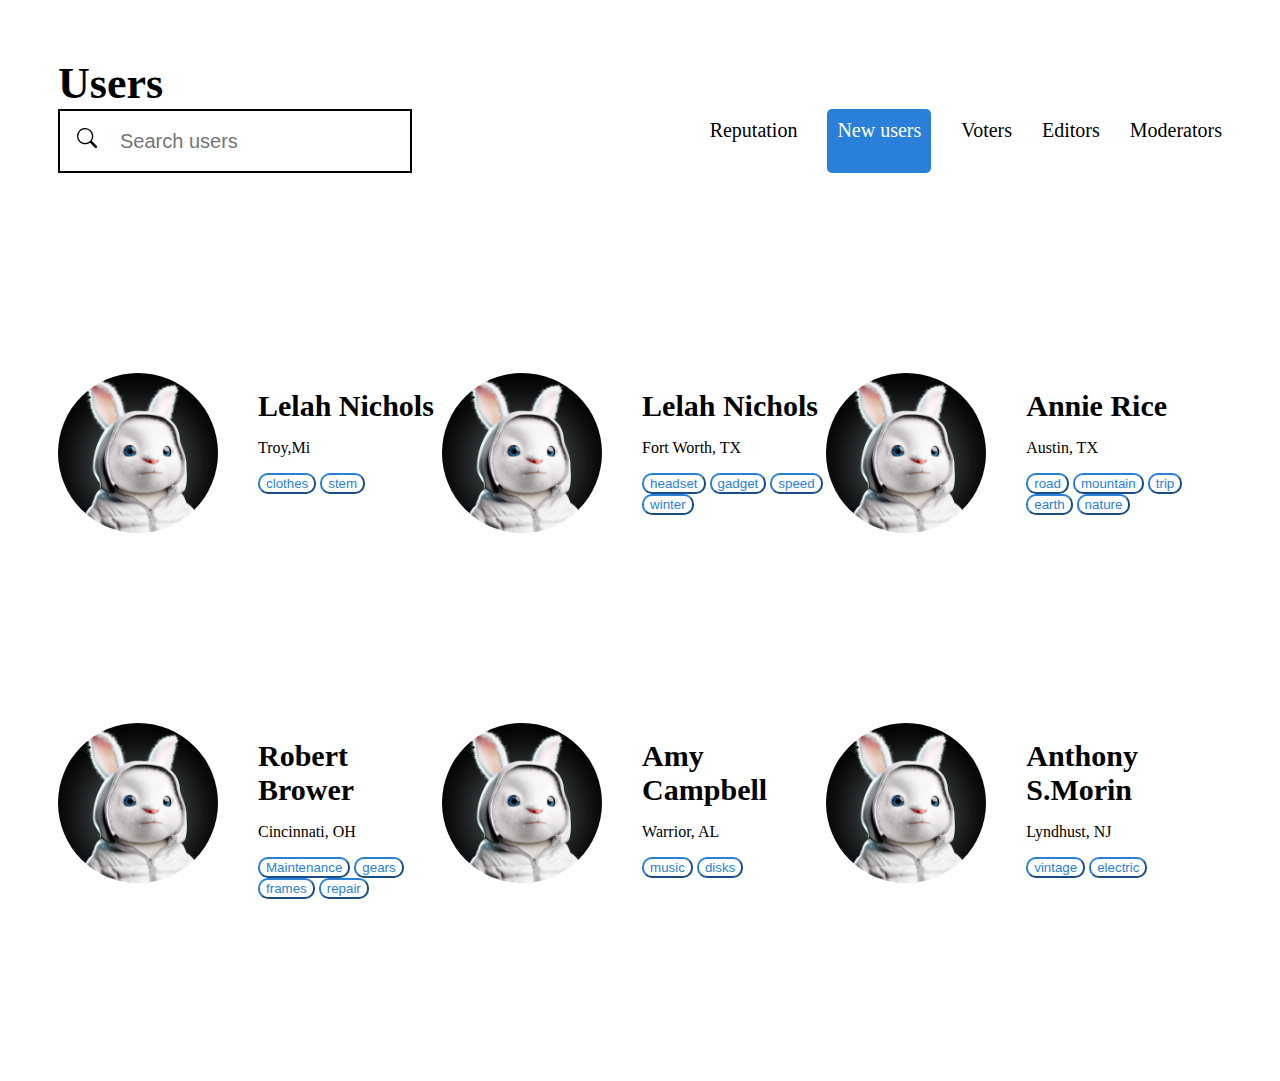
<file: index.html>
<!DOCTYPE html>
<html lang="en">
<head>
    <meta charset="UTF-8">
    <meta http-equiv="X-UA-Compatible" content="IE=edge">
    <meta name="viewport" content="width=div, initial-scale=1.0">
    <link rel="stylesheet" href="./style.css">
    <link href="https://cdn.jsdelivr.net/npm/bootstrap@5.0.2/dist/css/bootstrap.min.css" rel="stylesheet" integrity="sha384-EVSTQN3/azprG1Anm3QDgpJLIm9Nao0Yz1ztcQTwFspd3yD65VohhpuuCOmLASjC" crossorigin="anonymous">
    <title>Document</title>
</head>
<body>
    <div style="padding: 50px; justify-content: center;"  class="container">
        <div class="us">
            <strong style="font-size:44px ;">Users</strong>
        </div>
        <div style="justify-content:space-between; display: flex;" class="navBar" >
            <div style="height: 60px; width: 350px ; border: 2px solid black ;" class="search">
                <div class="data">
                <svg xmlns="http://www.w3.org/2000/svg" width="20px" height="20px" fill="currentColor" class="bi bi-search" viewBox="0 0 16 16">
                    <path d="M11.742 10.344a6.5 6.5 0 1 0-1.397 1.398h-.001c.03.04.062.078.098.115l3.85 3.85a1 1 0 0 0 1.415-1.414l-3.85-3.85a1.007 1.007 0 0 0-.115-.1zM12 6.5a5.5 5.5 0 1 1-11 0 5.5 5.5 0 0 1 11 0z"/>
                </svg>
                </div>
                <input style="border:none ; font-size:20px " type="text" placeholder="Search users">
            </div>
            <div style="font-size: 20px; display: flex " class="navData">
                <div class="mot">
                    Reputation
                </div>
                <div class="hai">
                    New users
                </div>
                <div class="mot">
                    Voters
                </div>
                <div class="mot">
                    Editors
                </div>    
                <div class="mot">
                    Moderators
                </div>                                                                   
            </div>
        </div>

        <div style="padding-top:200px ;" class="tagName">
            <div style="display:flex ;" class="Tag1">
                <img style="height:160px; border-radius: 50%;" src="./img/Anh.jpg" alt="Prf1">
                <div style=" padding-left: 40px;" class="infor">
                <p><strong style="font-size:30px ">Lelah Nichols</strong></p>
                <p>Troy,Mi</p>
                <button>clothes</button>
                <button>stem</button>
                </div>
            </div>

            <div style="display:flex ;" class="Tag2">
                <img style="height:160px; border-radius: 50%;" src="./img/Anh.jpg" alt="Prf1">
                <div style=" padding-left: 40px;" class="infor">
                <p><strong style="font-size:30px ">Lelah Nichols</strong></p>
                <p>Fort Worth, TX</p>
                <button>headset</button>
                <button>gadget</button>
                <button>speed</button>
                <button>winter</button>
                </div>
            </div>

            <div style="display:flex ;" class="Tag3">
                <img style="height:160px; border-radius: 50%;" src="./img/Anh.jpg" alt="Prf1">
                <div style=" padding-left: 40px;" class="infor">
                <p><strong style="font-size:30px ">Annie Rice</strong></p>
                    <p>Austin, TX</p>
                    <button>road</button>
                    <button>mountain</button>
                    <button>trip</button>
                    <button>earth</button>
                    <button>nature</button>
                </div>
            </div>

            <div style="display:flex ;" class="Tag4">
                <img style="height:160px; border-radius: 50%;" src="./img/Anh.jpg" alt="Prf1">
                <div style=" padding-left: 40px;" class="infor">
                <p><strong style="font-size:30px ">Robert Brower</strong></p>
                <p>Cincinnati, OH</p>
                <button>Maintenance</button>
                <button>gears</button>
                <button>frames</button>
                <button>repair</button>


                </div>
            </div>

            <div style="display:flex ;" class="Tag5">
                <img style="height:160px; border-radius: 50%;" src="./img/Anh.jpg" alt="Prf1">
                <div style=" padding-left: 40px;" class="infor">
                <p><strong style="font-size:30px ">Amy Campbell</strong></p>
                <p>Warrior, AL</p>
                <button>music</button>
                <button>disks</button>
                </div>
            </div>

            <div style="display:flex ;" class="Tag6">
                <img style="height:160px; border-radius: 50%;" src="./img/Anh.jpg" alt="Prf1">
                <div style=" padding-left: 40px;" class="infor">
                <p><strong style="font-size:30px ">Anthony S.Morin</strong></p>
                <p>Lyndhust, NJ</p>
                <button>vintage</button>
                <button>electric</button>
                </div>
            </div>

        </div>
    </div>
    <script src="https://cdn.jsdelivr.net/npm/bootstrap@5.0.2/dist/js/bootstrap.bundle.min.js" integrity="sha384-MrcW6ZMFYlzcLA8Nl+NtUVF0sA7MsXsP1UyJoMp4YLEuNSfAP+JcXn/tWtIaxVXM" crossorigin="anonymous"></script>
</body>
</html>
</file>
<file: style.css>
.navBar .data {
    display:inline-block;
    padding: 17px;
}

.navBar .navData .mot {
    border: none;
    background-color: none;
    margin-left: 30px;
    text-align: center;
    padding-top: 10px;
}

.navBar .navData .hai {
    background-color:rgb(42, 127, 217) ;
    margin-left: 30px;
    padding-top: 10px;
    padding-left: 10px;
    padding-right: 10px;
    color: white;
    border-radius: 5px;
}

.tagName .infor button {
    background-color: white;
    color: rgb(42, 127, 217);
    border-color: rgb(42, 127, 217) ;
    border-radius: 10px;
    
}

.container .tagName {
    display: grid;
    grid-template-columns:33% 33% 33% ;
    grid-template-rows: 300px 300px ;
    row-gap: 50px;
}
</file>
